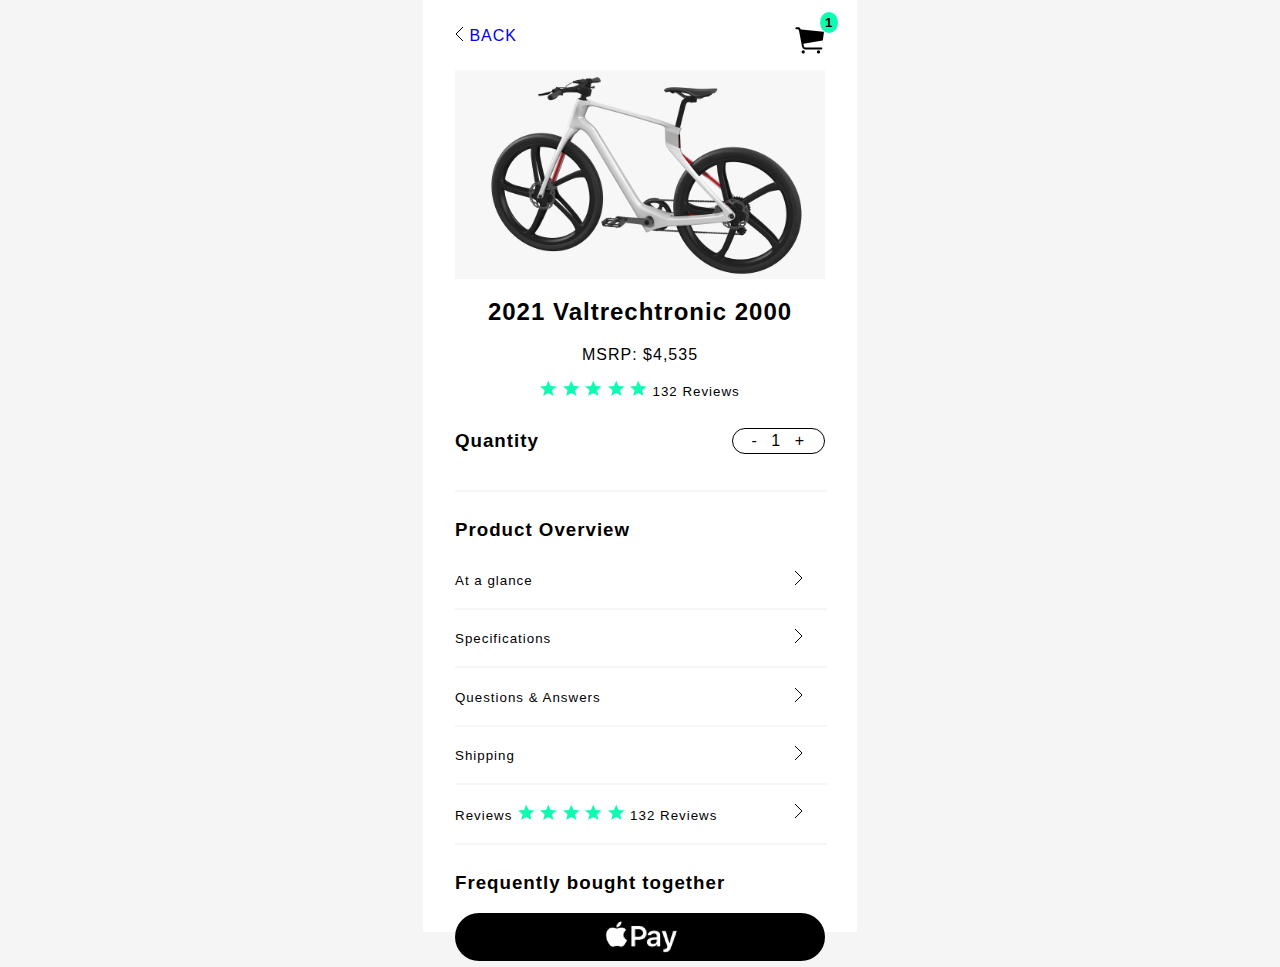
<file: cart.html>
<!DOCTYPE html>
<html lang="en">
  <head>
    <meta charset="UTF-8" />
    <meta http-equiv="X-UA-Compatible" content="IE=edge" />
    <meta name="viewport" content="width=device-width, initial-scale=1.0" />
    <title>Cart</title>
    <link rel="stylesheet" href="style-product.css" />
    <link rel="stylesheet" href="style-cart.css" />
    <style>
      body {
          background-color: whitesmoke;
        font-family: "Franklin Gothic Medium", "Arial Narrow", Arial, sans-serif;
        letter-spacing: 1px;
        display: flex;
        margin: auto;
        justify-content: center;
      }
    </style>
  </head>
  <body>
    <section class="container">
      <div class="row">
        <div class="col">
          <a href="index.html" class="title">
            <img src="/assets/Path 3@3x.svg" alt="arrow" />
            BACK
          </a>
        </div>
        <div class="col counterBox">
          <img src="assets/Cart@3xDark.svg" class="cart-img" alt="cart icon" />
          <span class="counter">1</span>
        </div>
      </div>

      <img src="assets/Cover-Ebike.jpg" width="370" />
      <div class="text text-center">
        <h2 class="title">2021 Valtrechtronic 2000</h2>
        <p>MSRP: $4,535</p>
        <img src="assets/star_active.png" alt="5 stars" />
        <img src="assets/star_active.png" alt="5 stars" />
        <img src="assets/star_active.png" alt="5 stars" />
        <img src="assets/star_active.png" alt="5 stars" />
        <img src="assets/star_active.png" alt="5 stars" />
        <span><small>132 Reviews</small></span>
      </div>
      <div class="row">
        <div class="col2">
          <h3 class="subtitle">Quantity</h3>
        </div>
        <div class="col2 btn-qty subtitle">- 1 +</div>
      </div>
      <hr />
      <h3 class="subtitle">Product Overview</h3>
      <div class="row">
        <div class="col">
          <small>At a glance</small>
        </div>
        <div class="col">
          <img src="/assets/Path 3@3x.svg" alt="arrow" />
        </div>
      </div>
      <hr />
      <div class="row">
        <div class="col">
          <small>Specifications</small>
        </div>
        <div class="col">
          <img src="/assets/Path 3@3x.svg" alt="arrow" />
        </div>
      </div>
      <hr />
      <div class="row">
        <div class="col">
          <small>Questions & Answers</small>
        </div>
        <div class="col">
          <img src="/assets/Path 3@3x.svg" alt="arrow" />
        </div>
      </div>
      <hr />
      <div class="row">
        <div class="col">
          <small>Shipping</small>
        </div>
        <div class="col">
          <img src="/assets/Path 3@3x.svg" alt="arrow" />
        </div>
      </div>
      <hr />
      <div class="row">
        <div class="col">
          <small>Reviews</small>
          <img src="assets/star_active.png" alt="5 stars" />
          <img src="assets/star_active.png" alt="5 stars" />
          <img src="assets/star_active.png" alt="5 stars" />
          <img src="assets/star_active.png" alt="5 stars" />
          <img src="assets/star_active.png" alt="5 stars" />
          <span><small>132 Reviews</small></span>
        </div>
        <div class="col">
          <img src="/assets/Path 3@3x.svg" alt="arrow" />
        </div>
    </div>

     <!-- CART  -->
     <hr />
      <h3 class="subtitle">Frequently bought together</h3>

        <!-- <hr class='shadow'/>  -->
        <div class="button"><img src='assets/applepay.png' height='48' alt='Apple Pay'></div>
     
    </section>


   
   

    <script src="css-handler.js"></script>
    <script src="html-handler.js"></script>
  </body>
</html>
</file>
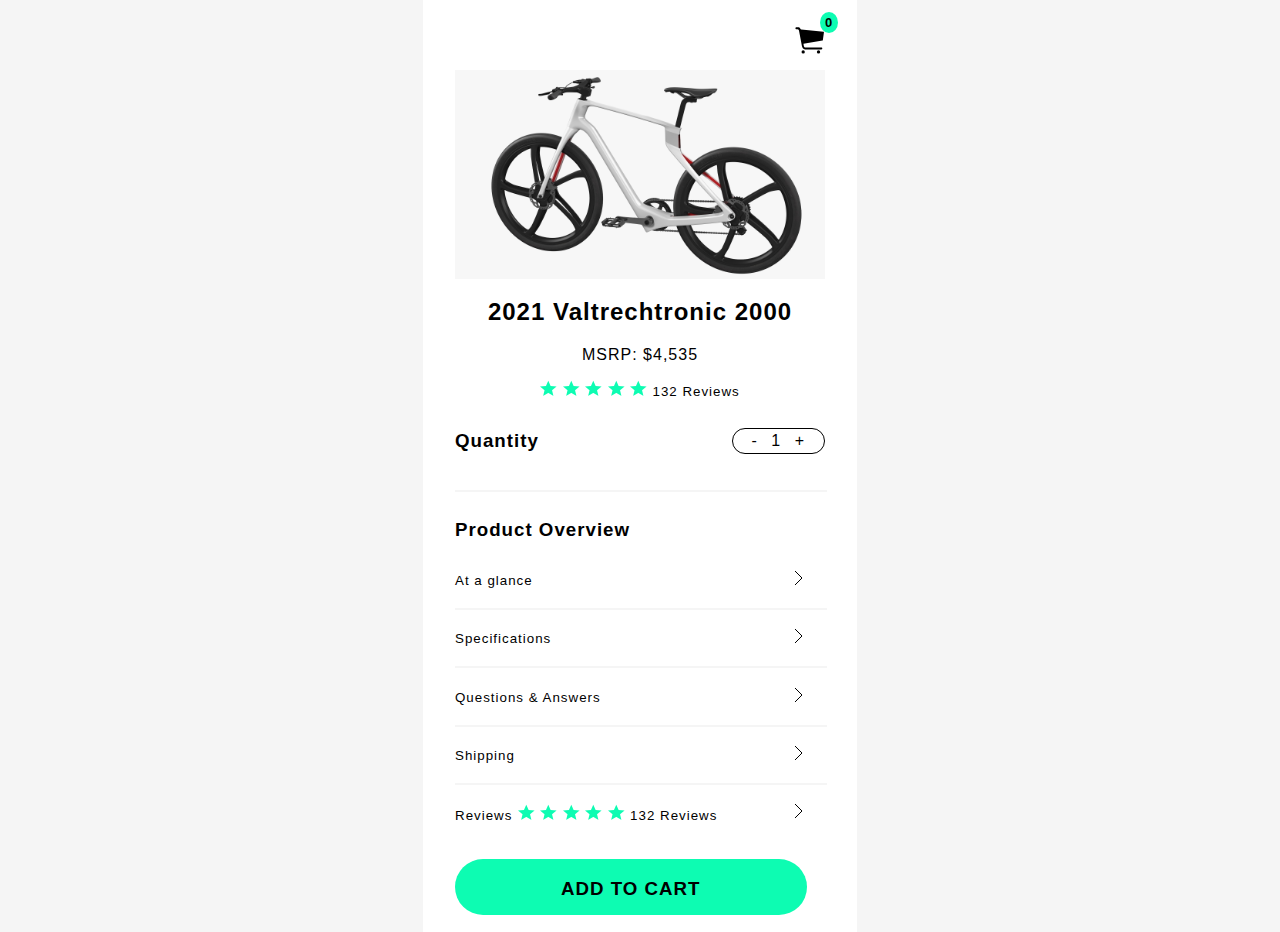
<file: product.html>
<!DOCTYPE html>
<html lang="en">
<head>
    <meta charset="UTF-8">
    <meta http-equiv="X-UA-Compatible" content="IE=edge">
    <meta name="viewport" content="width=device-width, initial-scale=1.0">
    <title>Product</title>
    <link rel="stylesheet" href="style-product.css">
    <style>
        body {
            font-family:'Franklin Gothic Medium', 'Arial Narrow', Arial, sans-serif;
            letter-spacing: 1px;
            display: flex;
            margin: auto;
            justify-content: center;background: whitesmoke;
        }
    </style>
</head>
<body>
    <div class="container">
        <div class='row'>
            <div class='col'>
                <!-- <a href="index.html" class='title'>
                    <img src="/assets/Path 3@3x.svg" alt='arrow' />
                    BACK
                </a>  -->
            </div>
            <div class='col counterBox'>
                <img src='assets/Cart@3xDark.svg' class='cart-img' alt='cart icon'/>
                <span class='counter'>0</span>
            </div>
        </div>
        
      <img src='assets/Cover-Ebike.jpg' width='370'/>
        <div class='text text-center'><h2 class='title'>2021 Valtrechtronic 2000</h2>
            <p>MSRP: $4,535</p>
            <img src='assets/star_active.png' alt='5 stars' />
            <img src='assets/star_active.png' alt='5 stars' />
            <img src='assets/star_active.png' alt='5 stars' />
            <img src='assets/star_active.png' alt='5 stars' />
            <img src='assets/star_active.png' alt='5 stars' />
            <span><small>132 Reviews</small></span>
        </div>
        <div class='row'>
            <div class='col2'>
                <h3 class='subtitle'>Quantity</h3>
            </div>
            <div class='col2 btn-qty subtitle'>-  1  +</div>
        </div>
            <hr/>
            <h3 class='subtitle'>Product Overview</h3>
            <div class='row'>
                <div class='col'>
                    <small>At a glance</small>
                </div>
                <div class='col'>
                    <img src="/assets/Path 3@3x.svg" alt='arrow' />
                </div>
            </div>
            <hr/>
            <div class='row'>
                <div class='col'>
                    <small>Specifications</small>
                </div>
                <div class='col'>
                    <img src="/assets/Path 3@3x.svg" alt='arrow' />
                </div>
            </div>
            <hr/>
            <div class='row'>
                <div class='col'>
                    <small>Questions & Answers</small>
                </div>
                <div class='col'>
                    <img src="/assets/Path 3@3x.svg" alt='arrow' />
                </div>
            </div>
            <hr/>
            <div class='row'>
                <div class='col'>
                    <small>Shipping</small>
                </div>
                <div class='col'>
                    <img src="/assets/Path 3@3x.svg" alt='arrow' />
                </div>
            </div>
            <hr />
            <div class='row'>
                <div class='col'>
                    <small>Reviews</small>
                    <img src='assets/star_active.png' alt='5 stars' />
            <img src='assets/star_active.png' alt='5 stars' />
            <img src='assets/star_active.png' alt='5 stars' />
            <img src='assets/star_active.png' alt='5 stars' />
            <img src='assets/star_active.png' alt='5 stars' />
            <span><small>132 Reviews</small></span>
                </div>
                <div class='col'>
                    <img src="/assets/Path 3@3x.svg" alt='arrow' />
                </div>
            </div>
      

        <!-- <hr class='shadow'/>  -->
            <div class='button'><h3>ADD TO CART</h3></div>
           
        
    </div>
    <script src="css-handler.js"></script>
        <script src="html-handler.js"></script>
</body>
</html>
</file>
<file: style-product.css>
.container {
    position: absolute;
    padding: 1rem 2rem;
    margin: 0;
    min-width: 370px;
    max-height: 100vh;
    background-color: #fff;
    color: #000;
    display: flex;
    flex-direction: column;
}

a {
    text-decoration: none;
}

a:hover {
    font-size: 1.2rem;
}


.container > .button {
    /* display: inline-block; */
    background-color: #0DFCB2;
    width: 95%;
    height: 3rem;
    margin: 1.5rem 0;
    padding: 0 0 8px 0;
    text-align: center;
    align-content: top;
    font-size: 1rem;
    font-weight: 900;
    line-height: 32px;
    border-radius: 32px;
    cursor: pointer;
    line-height: normal;
    
    -webkit-touch-callout: none;
    -webkit-user-select: none;
    -khtml-user-select: none;
    -moz-user-select: none;
    -ms-user-select: none;
    user-select: none;
}

.container > .counterBox {
    display: flex;
    align-items: center;
    color: white;
    margin-left: 10px;
}

.container .counter {
    background: #0DFCB2;
    width: 18px;
    font-size: 13px;
    font-weight: 800;
    border-radius: 50%;
    color: #000;
    padding: 3px 0;
    margin:-15px 0 0 -5px;
    text-align: center;
    position: absolute;
}
.container .cart-img {
    justify-content:space-between;
    margin-left: 4rem;

}
a > img {
    transform: rotate(180deg);
}
.container > .text {
    font-weight: 300;
    letter-spacing: 1px;
    color: black;
}

.btn-qty {
    display: inline-block;
    background-color: #fff;
    border: 1px solid black;
    border-radius: 1rem;
    margin-left:50%;
    margin-top: 1rem;
    text-align: center;
    align-content: center;
    justify-content: center;
    width: 3rem;
    height: 1.5rem;
    font-size: 1rem;
    word-spacing: 0.5rem;

}

hr {
    border: 0.5px solid #f5f5f5;
    width: 100%;
    margin-right: 1rem;
}
.row {
    display: flex;
    justify-content: space-between;
    margin: 0.7rem 0;
    
}
.col {
    flex: 11;
}
.col:last-child {
    flex: 1;
    align-items: end;
    justify-content: flex-end;
    /* right: 0; */
    /* width: 10% */
}
.col2 {
    flex: 1;
    margin-right: 0px;
    width: 50%;
}
small {
    text-align: justify;
}

.container > .title {
    font-weight: 900;
    /* font-size: 1.5rem; */
    text-align: center;
}

.container > .subtitle {
    font-weight: 800;
    text-align: left;
}

.container > .text-center {
    text-align: center;
}

.container > small {
    font-weight: 100;
    color: #f7f7f7;
}

hr.shadow {
    border-top: 1px solid #f5f5ff;
    border-bottom: none;
  /* margin: 25px r; */
  margin-left: -20%;
  width: 140%;
  height: 1px;
  
  /* padding-top: 25px; */
  -webkit-box-shadow: 0px -4px 3px rgba(50, 50, 50, 0.75);
  -moz-box-shadow: 0px -4px 3px rgba(50, 50, 50, 0.75);
  box-shadow: 0px -4px 3px rgba(50, 50, 50, 0.5);
}
</file>
<file: style-cart.css>
.container > .button {
    /* display: inline-block; */
    background-color: #000;
    color: white;
    width: 100%;
    height: 3rem;
    margin: 0;
    padding: 0;
    text-align: center;
    align-content: top;
    font-size: 1.5rem;
    font-weight: 900;
    line-height: 32px;
    border-radius: 32px;
    cursor: pointer;
    line-height: normal;
    
    -webkit-touch-callout: none;
    -webkit-user-select: none;
    -khtml-user-select: none;
    -moz-user-select: none;
    -ms-user-select: none;
    user-select: none;
}
</file>
